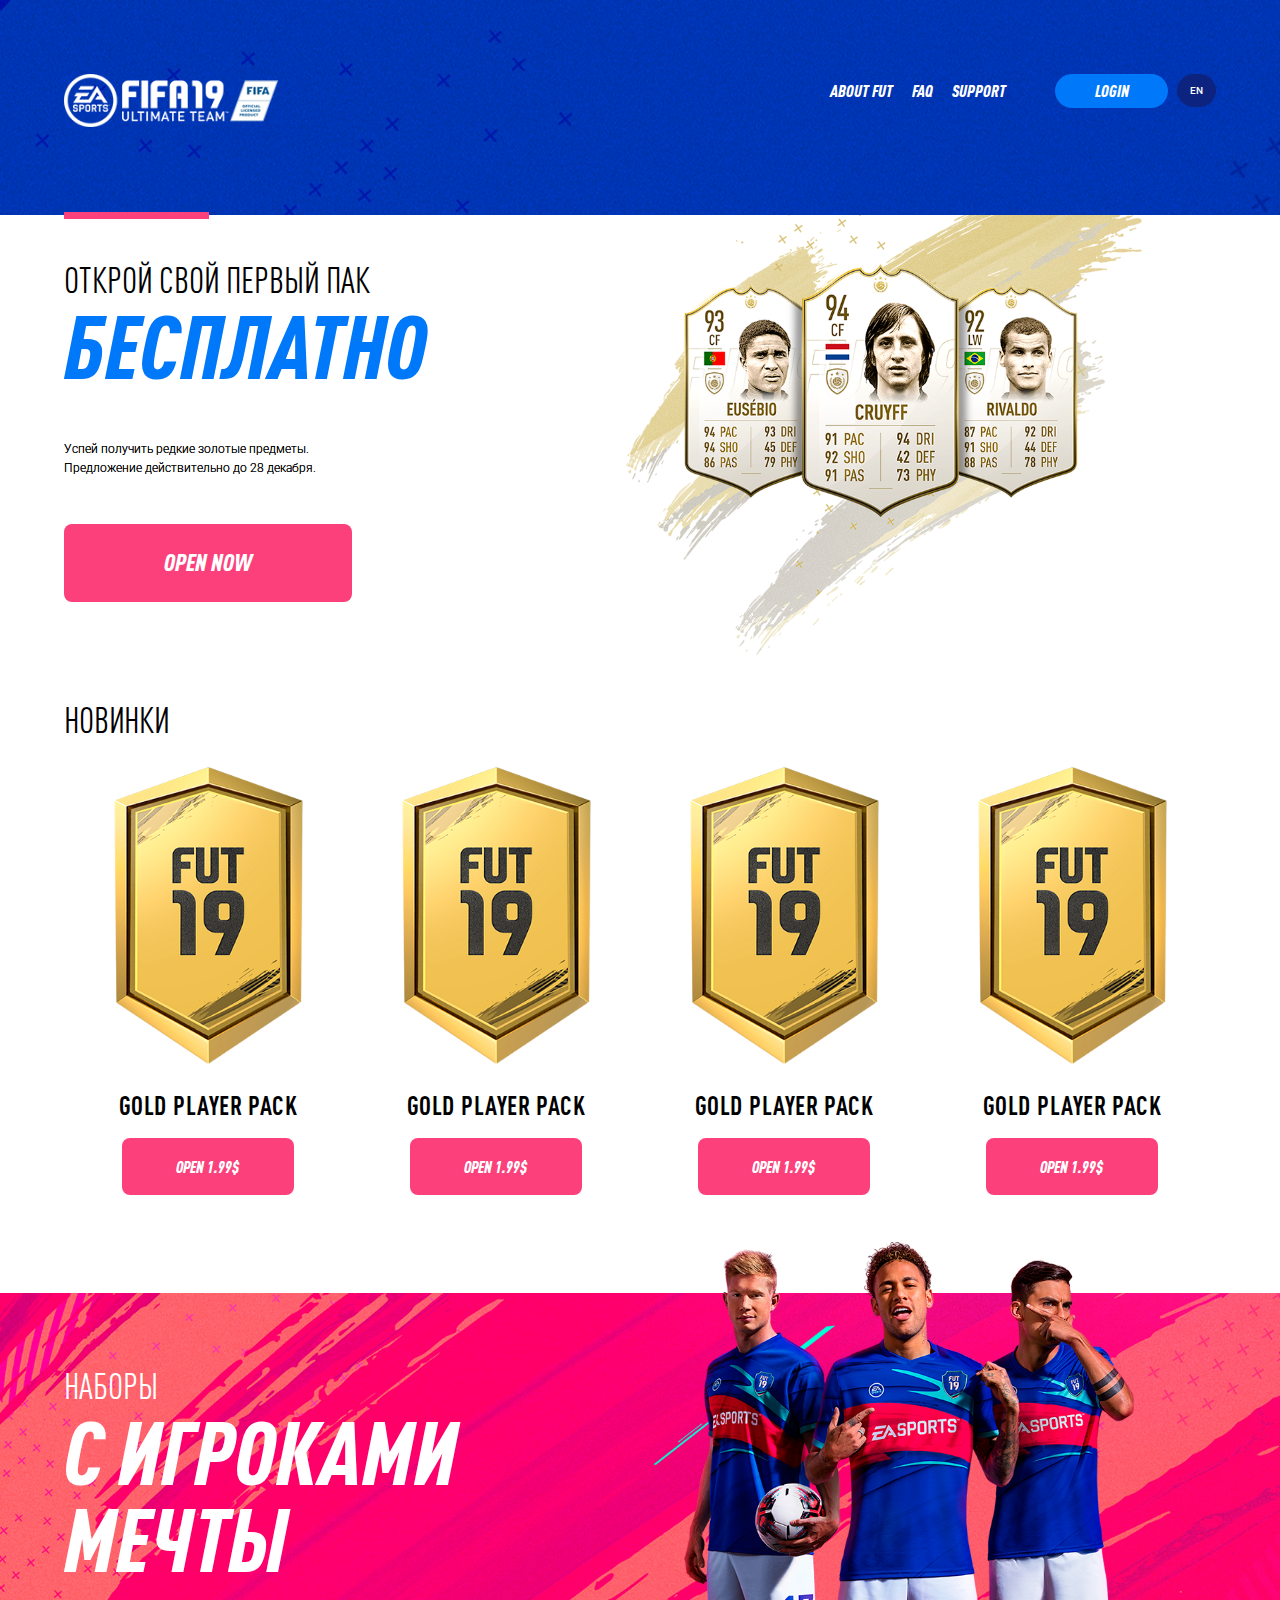
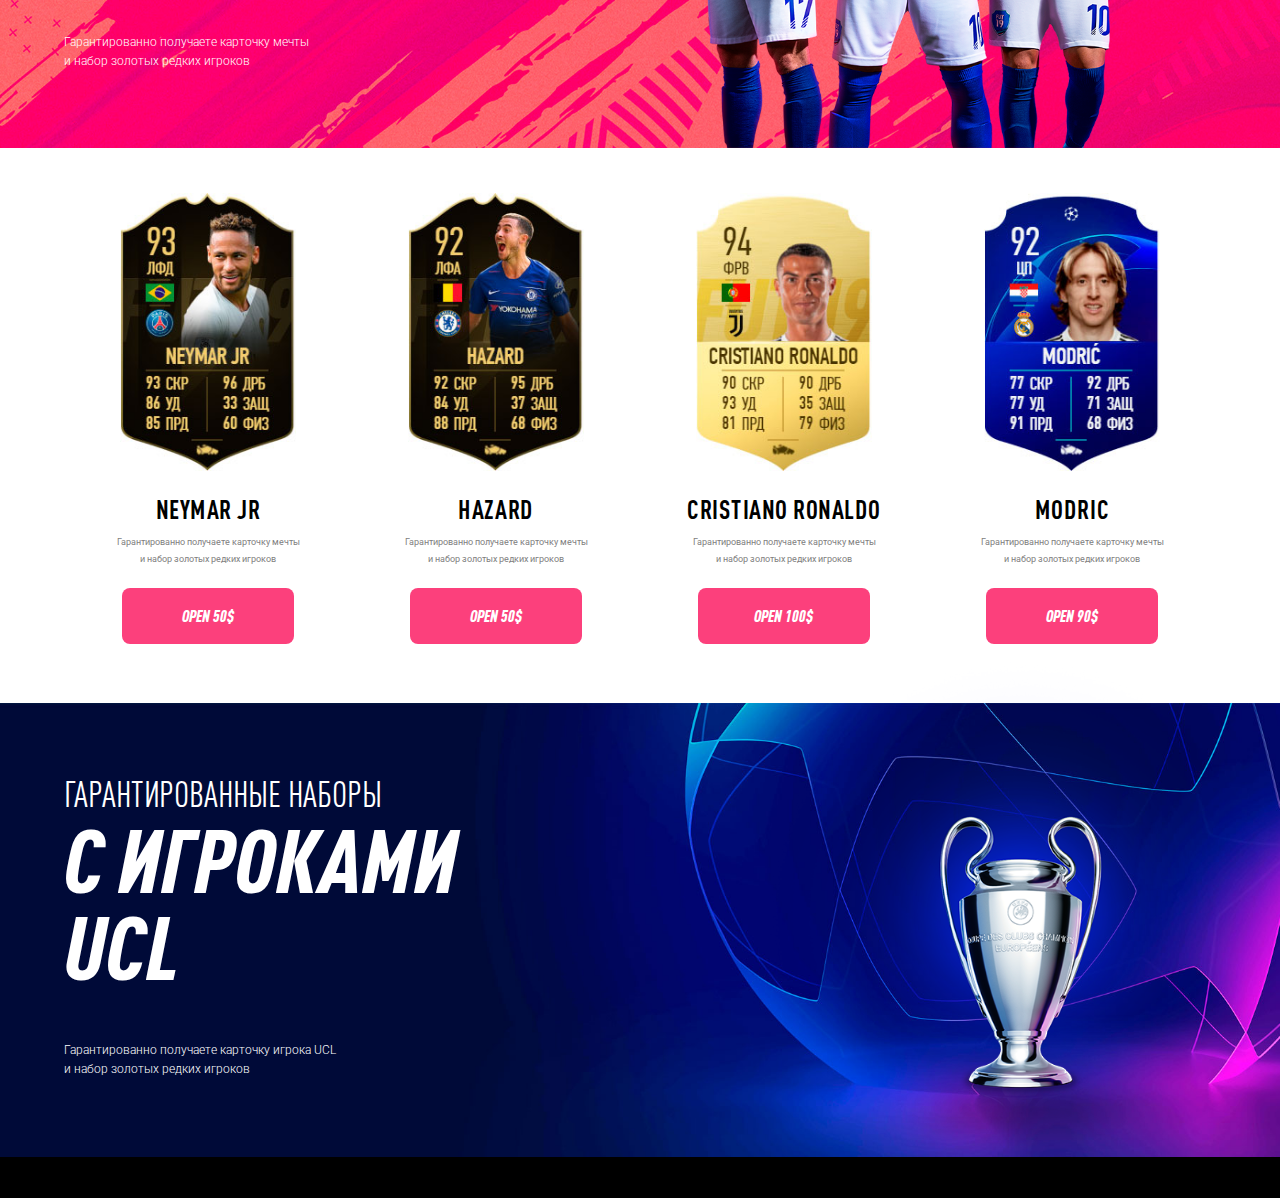
<file: index.html>
<!DOCTYPE html>
<html lang="ru-RU">
<head>
	<meta charset="UTF-8">
	<title></title>
	<meta name="viewport" content="width=device-width, initial-scale=1">
	<link href="https://fonts.googleapis.com/css?family=Roboto:300,400,500,700" rel="stylesheet">
	<link rel="stylesheet" href="css/main.css">
</head>
<body>
	<header>
		<div class="container">
			<div class="wrapper">
				<nav>
					<a href="#" class="logo">
						<img src="img/logo.png" alt="">
					</a>
					<button class = "menu_toogle">
						<span></span>
						<span></span>
						<span></span>
					</button>
					<div class="combiner">
						<a href="#" class = "defaul_link">
							about fut
						</a>
						<a href="#" class = "defaul_link">
							faq
						</a>
						<a href="#" class = "defaul_link">
							support
						</a>
						<a href="#" class = "defaul_link login">
							login
						</a>
						<div data-lang="en" class = "defaul_link langs">
							en
							<div class="hidden_lang">
								<span data-lang-h="en">en</span>
								<span data-lang-h="ru">ru</span>
								<span data-lang-h="ua">ua</span>
							</div>
						</div>
					</div>
				</nav>
			</div>
		</div>
	</header>
	<main>
		<div class="container main_fst_block">
			<div class="wrapper">
				<h2 class="h2_style black">
					Открой свой первый пак
				</h2>
				<h1 class = "h1_style blue">
					Бесплатно
				</h1>
				<p class="under_title black">
					Успей получить редкие золотые предметы. <br>
					Предложение действительно до 28 декабря.
				</p>
				<a href="#" class="btn_default">
					<span>open now</span>
				</a>
			</div> 
		</div>
		<div class="container news">
			<div class="wrapper">
				<h2 class="h2_style black">
					новинки
				</h2>
				<div class="new_cards">
					<div class="item">
						<img src="img/card_19.png" alt="">
						<p>gold player pack</p>
						<a href="#" class="btn_default center_card">
						 <span>
							 open 1.99$
						 </span>	
						</a>
					</div>
					<div class="item">
						<img src="img/card_19.png" alt="">
						<p>gold player pack</p>
						<a href="#" class="btn_default center_card">
						 <span>
							open 1.99$
						 </span>	
						</a>
					</div>
					<div class="item">
						<img src="img/card_19.png" alt="">
						<p>gold player pack</p>
						<a href="#" class="btn_default center_card">
						 <span>
							open 1.99$
						 </span>	
						</a>
					</div>
					<div class="item">
						<img src="img/card_19.png" alt="">
						<p>gold player pack</p>
						<a href="#" class="btn_default center_card">
						 <span>
							open 1.99$
						 </span>	
						</a>
					</div>
				</div>
			</div>
		</div>
		<div class="container players_block">
			<div class="wrapper">
				<h2 class="h2_style">
					наборы
				</h2>
				<p class = "h1_style">
					с игроками <br>
					мечты
				</p>
				<p class = "under_title">
					Гарантированно получаете карточку мечты <br>
					и набор золотых редких игроков
				</p>

				<img src="img/players.png" alt="" class="rigth_img">
			</div>
		</div>
		<div class="container players_card">
			<div class="wrapper">
				<div class="new_cards">
					<div class="item">
						<img src="img/neymar.jpg" alt="">
						<p>Neymar JR</p>
						<span class = "info_garante">
							Гарантированно получаете карточку мечты <br>
							и набор золотых редких игроков
						</span>
						<a href="#" class="btn_default center_card">
						 <span>
							 open 50$
						 </span>	
						</a>
					</div>
					<div class="item">
						<img src="img/hazard.jpg" alt="">
						<p>hazard</p>
						<span class = "info_garante">
							Гарантированно получаете карточку мечты <br>
							и набор золотых редких игроков
						</span>
						<a href="#" class="btn_default center_card">
						 <span>
							open 50$
						 </span>	
						</a>
					</div>
					<div class="item">
						<img src="img/romaldo.jpg" alt="">
						<p>cristiano ronaldo</p>
						<span class = "info_garante">
							Гарантированно получаете карточку мечты <br>
							и набор золотых редких игроков
						</span>
						<a href="#" class="btn_default center_card">
						 <span>
							open 100$
						 </span>	
						</a>
					</div>
					<div class="item">
						<img src="img/modric.jpg" alt="">
						<p>modric</p>
						<span class = "info_garante">
							Гарантированно получаете карточку мечты <br>
							и набор золотых редких игроков
						</span>
						<a href="#" class="btn_default center_card">
						 <span>
							open 90$
						 </span>	
						</a>
					</div>
				</div>
			</div>
		</div>
		<div class="container star_ball">
			<div class="wrapper">
				<h2 class="h2_style">
					гарантированные наборы
				</h2>
				<p class = "h1_style">
					с игроками <br>
					ucl
				</p>
				<p class = "under_title">
					Гарантированно получаете карточку игрока UCL <br>
					и набор золотых редких игроков
				</p>
				<img src="img/cup.png" class = "cup" alt="">
			</div>
		</div>
	</main>
	<footer>
		<div class="container">
			<div class="wrapper">
				
			</div>
		</div>
	</footer>
<script src="js/main.js"></script>	
</body>
</html>
</file>
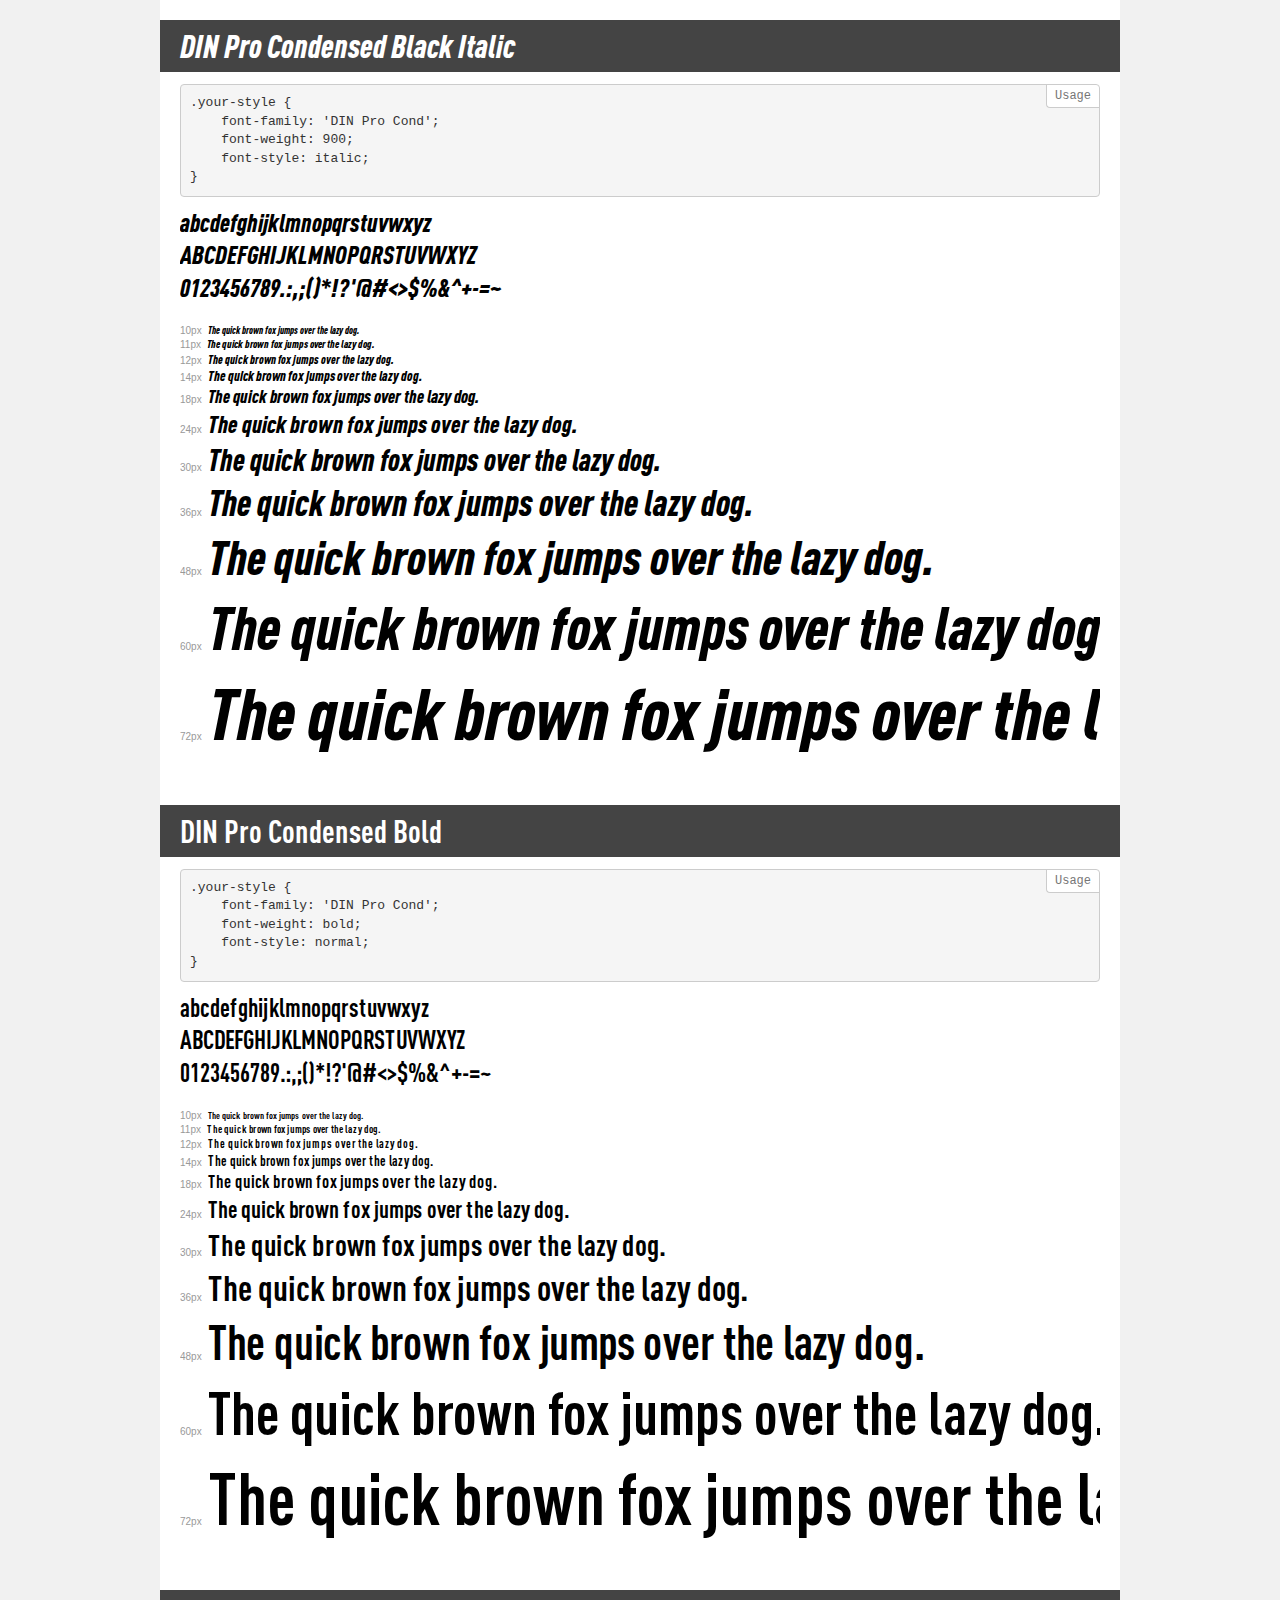
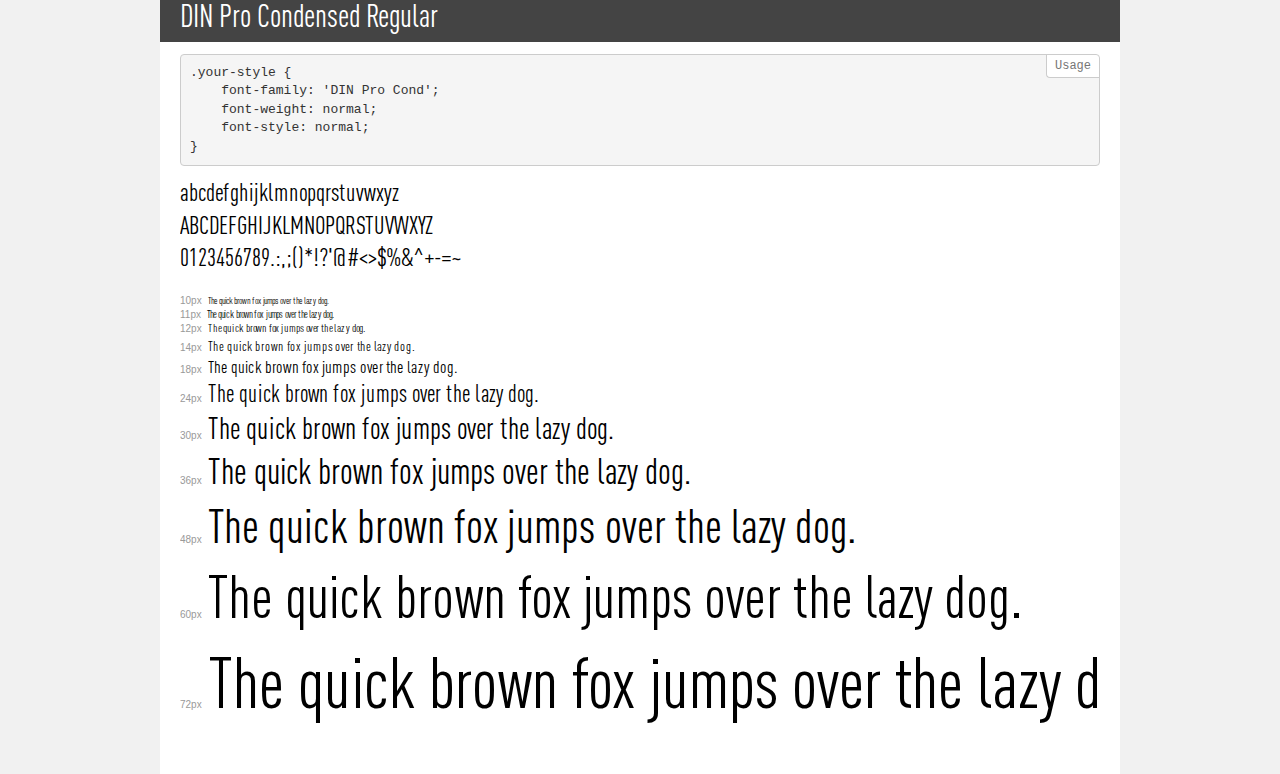
<file: fonts/demo.html>
<!DOCTYPE html>
<html>
<head>
    <meta charset="utf-8">
    <meta http-equiv="X-UA-Compatible" content="IE=edge">
    <meta name="viewport" content="width=device-width, initial-scale=1">
    <meta name="robots" content="noindex, noarchive">
    <meta name="format-detection" content="telephone=no">
    <title>Transfonter demo</title>
    <link href="stylesheet.css" rel="stylesheet">
    <style>
        /*
        http://meyerweb.com/eric/tools/css/reset/
        v2.0 | 20110126
        License: none (public domain)
        */
        html, body, div, span, applet, object, iframe,
        h1, h2, h3, h4, h5, h6, p, blockquote, pre,
        a, abbr, acronym, address, big, cite, code,
        del, dfn, em, img, ins, kbd, q, s, samp,
        small, strike, strong, sub, sup, tt, var,
        b, u, i, center,
        dl, dt, dd, ol, ul, li,
        fieldset, form, label, legend,
        table, caption, tbody, tfoot, thead, tr, th, td,
        article, aside, canvas, details, embed,
        figure, figcaption, footer, header, hgroup,
        menu, nav, output, ruby, section, summary,
        time, mark, audio, video {
            margin: 0;
            padding: 0;
            border: 0;
            font-size: 100%;
            font: inherit;
            vertical-align: baseline;
        }
        /* HTML5 display-role reset for older browsers */
        article, aside, details, figcaption, figure,
        footer, header, hgroup, menu, nav, section {
            display: block;
        }
        body {
            line-height: 1;
        }
        ol, ul {
            list-style: none;
        }
        blockquote, q {
            quotes: none;
        }
        blockquote:before, blockquote:after,
        q:before, q:after {
            content: '';
            content: none;
        }
        table {
            border-collapse: collapse;
            border-spacing: 0;
        }
        /* common styles */
        body {
            background: #f1f1f1;
            color: #000;
        }
        .page {
            background: #fff;
            width: 920px;
            margin: 0 auto;
            padding: 20px 20px 0 20px;
            overflow: hidden;
        }
        .font-container {
            overflow-x: auto;
            overflow-y: hidden;
            margin-bottom: 40px;
            line-height: 1.3;
            white-space: nowrap;
            padding-bottom: 5px;
        }
        h1 {
            position: relative;
            background: #444;
            font-size: 32px;
            color: #fff;
            padding: 10px 20px;
            margin: 0 -20px 12px -20px;
        }
        .letters {
            font-size: 25px;
            margin-bottom: 20px;
        }
        .s10:before {
            content: '10px';
        }
        .s11:before {
            content: '11px';
        }
        .s12:before {
            content: '12px';
        }
        .s14:before {
            content: '14px';
        }
        .s18:before {
            content: '18px';
        }
        .s24:before {
            content: '24px';
        }
        .s30:before {
            content: '30px';
        }
        .s36:before {
            content: '36px';
        }
        .s48:before {
            content: '48px';
        }
        .s60:before {
            content: '60px';
        }
        .s72:before {
            content: '72px';
        }
        .s10:before, .s11:before, .s12:before, .s14:before,
        .s18:before, .s24:before, .s30:before, .s36:before,
        .s48:before, .s60:before, .s72:before {
            font-family: Arial, sans-serif;
            font-size: 10px;
            font-weight: normal;
            font-style: normal;
            color: #999;
            padding-right: 6px;
        }
        pre {
            display: block;
            position: relative;
            padding: 9px;
            margin: 0 0 10px;
            font-family: Monaco, Menlo, Consolas, "Courier New", monospace !important;
            font-size: 13px;
            line-height: 1.428571429;
            color: #333;
            font-weight: normal !important;
            font-style: normal !important;
            background-color: #f5f5f5;
            border: 1px solid #ccc;
            overflow-x: auto;
            border-radius: 4px;
        }
        pre:after {
            display: block;
            position: absolute;
            right: 0;
            top: 0;
            content: 'Usage';
            line-height: 1;
            padding: 5px 8px;
            font-size: 12px;
            color: #767676;
            background-color: #fff;
            border: 1px solid #ccc;
            border-right: none;
            border-top: none;
            border-radius: 0 4px 0 4px;
            z-index: 10;
        }
        /* responsive */
        @media (max-width: 959px) {
            .page {
                width: auto;
                margin: 0;
            }
        }
    </style>
</head>
<body>
<div class="page">
    <div class="demo" style="font-family: 'DIN Pro Cond'; font-weight: 900; font-style: italic;">
        <h1>DIN Pro Condensed Black Italic</h1>
        <pre>.your-style {
    font-family: 'DIN Pro Cond';
    font-weight: 900;
    font-style: italic;
}</pre>
        <div class="font-container">
            <p class="letters">
                abcdefghijklmnopqrstuvwxyz<br>
ABCDEFGHIJKLMNOPQRSTUVWXYZ<br>
                0123456789.:,;()*!?'@#<>$%&^+-=~
            </p>
            <p class="s10" style="font-size: 10px;">The quick brown fox jumps over the lazy dog.</p>
            <p class="s11" style="font-size: 11px;">The quick brown fox jumps over the lazy dog.</p>
            <p class="s12" style="font-size: 12px;">The quick brown fox jumps over the lazy dog.</p>
            <p class="s14" style="font-size: 14px;">The quick brown fox jumps over the lazy dog.</p>
            <p class="s18" style="font-size: 18px;">The quick brown fox jumps over the lazy dog.</p>
            <p class="s24" style="font-size: 24px;">The quick brown fox jumps over the lazy dog.</p>
            <p class="s30" style="font-size: 30px;">The quick brown fox jumps over the lazy dog.</p>
            <p class="s36" style="font-size: 36px;">The quick brown fox jumps over the lazy dog.</p>
            <p class="s48" style="font-size: 48px;">The quick brown fox jumps over the lazy dog.</p>
            <p class="s60" style="font-size: 60px;">The quick brown fox jumps over the lazy dog.</p>
            <p class="s72" style="font-size: 72px;">The quick brown fox jumps over the lazy dog.</p>
        </div>
    </div>
    <div class="demo" style="font-family: 'DIN Pro Cond'; font-weight: bold; font-style: normal;">
        <h1>DIN Pro Condensed Bold</h1>
        <pre>.your-style {
    font-family: 'DIN Pro Cond';
    font-weight: bold;
    font-style: normal;
}</pre>
        <div class="font-container">
            <p class="letters">
                abcdefghijklmnopqrstuvwxyz<br>
ABCDEFGHIJKLMNOPQRSTUVWXYZ<br>
                0123456789.:,;()*!?'@#<>$%&^+-=~
            </p>
            <p class="s10" style="font-size: 10px;">The quick brown fox jumps over the lazy dog.</p>
            <p class="s11" style="font-size: 11px;">The quick brown fox jumps over the lazy dog.</p>
            <p class="s12" style="font-size: 12px;">The quick brown fox jumps over the lazy dog.</p>
            <p class="s14" style="font-size: 14px;">The quick brown fox jumps over the lazy dog.</p>
            <p class="s18" style="font-size: 18px;">The quick brown fox jumps over the lazy dog.</p>
            <p class="s24" style="font-size: 24px;">The quick brown fox jumps over the lazy dog.</p>
            <p class="s30" style="font-size: 30px;">The quick brown fox jumps over the lazy dog.</p>
            <p class="s36" style="font-size: 36px;">The quick brown fox jumps over the lazy dog.</p>
            <p class="s48" style="font-size: 48px;">The quick brown fox jumps over the lazy dog.</p>
            <p class="s60" style="font-size: 60px;">The quick brown fox jumps over the lazy dog.</p>
            <p class="s72" style="font-size: 72px;">The quick brown fox jumps over the lazy dog.</p>
        </div>
    </div>
    <div class="demo" style="font-family: 'DIN Pro Cond'; font-weight: normal; font-style: normal;">
        <h1>DIN Pro Condensed Regular</h1>
        <pre>.your-style {
    font-family: 'DIN Pro Cond';
    font-weight: normal;
    font-style: normal;
}</pre>
        <div class="font-container">
            <p class="letters">
                abcdefghijklmnopqrstuvwxyz<br>
ABCDEFGHIJKLMNOPQRSTUVWXYZ<br>
                0123456789.:,;()*!?'@#<>$%&^+-=~
            </p>
            <p class="s10" style="font-size: 10px;">The quick brown fox jumps over the lazy dog.</p>
            <p class="s11" style="font-size: 11px;">The quick brown fox jumps over the lazy dog.</p>
            <p class="s12" style="font-size: 12px;">The quick brown fox jumps over the lazy dog.</p>
            <p class="s14" style="font-size: 14px;">The quick brown fox jumps over the lazy dog.</p>
            <p class="s18" style="font-size: 18px;">The quick brown fox jumps over the lazy dog.</p>
            <p class="s24" style="font-size: 24px;">The quick brown fox jumps over the lazy dog.</p>
            <p class="s30" style="font-size: 30px;">The quick brown fox jumps over the lazy dog.</p>
            <p class="s36" style="font-size: 36px;">The quick brown fox jumps over the lazy dog.</p>
            <p class="s48" style="font-size: 48px;">The quick brown fox jumps over the lazy dog.</p>
            <p class="s60" style="font-size: 60px;">The quick brown fox jumps over the lazy dog.</p>
            <p class="s72" style="font-size: 72px;">The quick brown fox jumps over the lazy dog.</p>
        </div>
    </div>
</div>
</body>
</html>
</file>
<file: css/main.css>
.btn_default,.new_cards .item p{font-family:"DIN Pro Cond";text-transform:uppercase}.hidden_lang,header nav .combiner .defaul_link.langs{-webkit-box-orient:vertical;-webkit-box-direction:normal}@font-face{font-family:'DIN Pro Cond';src:url(../fonts/DINPro-CondensedBlackItalic.woff2) format('woff2'),url(../fonts/DINPro-CondensedBlackItalic.woff) format('woff');font-weight:900;font-style:italic}@font-face{font-family:'DIN Pro Cond';src:url(../fonts/DINPro-CondensedBold.woff2) format('woff2'),url(../fonts/DINPro-CondensedBold.woff) format('woff');font-weight:700;font-style:normal}@font-face{font-family:'DIN Pro Cond';src:url(../fonts/DINPro-CondensedRegular.woff2) format('woff2'),url(../fonts/DINPro-CondensedRegular.woff) format('woff');font-weight:400;font-style:normal}article,aside,body,button,div,figure,footer,form,h1,h2,h3,h4,h5,header,hgroup,html,i,img,input,label,li,main,nav,ol,p,section,span,strong,svg,ul{-webkit-box-sizing:border-box;box-sizing:border-box;margin:0;padding:0;list-style-type:none;text-decoration:none;-webkit-tap-highlight-color:transparent;font-weight:400;border:0;outline:0;color:#000}.menu_toogle{display:none;margin-left:auto}@media (max-width:600px){.menu_toogle{display:-webkit-box;display:-ms-flexbox;display:flex;width:16%;background-color:transparent;-webkit-box-pack:center;-ms-flex-pack:center;justify-content:center;-webkit-box-align:center;-ms-flex-align:center;align-items:center}}.menu_toogle span{width:80%;padding-top:3%;padding-bottom:3%;margin-top:5%;margin-bottom:5%;background-color:#fff}@media (max-width:640px){.menu_toogle{display:-webkit-box;display:-ms-flexbox;display:flex;-ms-flex-wrap:wrap;flex-wrap:wrap}}.btn_default{width:25%;border-radius:8px;padding-top:2.1%;padding-bottom:2.1%;position:relative;overflow:hidden;color:#fff;font-weight:900;background-color:#fc407c;text-decoration:none;font-size:1.88rem;font-style:italic;display:-webkit-inline-box;display:-ms-inline-flexbox;display:inline-flex;-webkit-box-pack:center;-ms-flex-pack:center;justify-content:center;-webkit-box-align:center;-ms-flex-align:center;align-items:center}@media (max-width:600px){.btn_default{width:80%;margin-left:auto;margin-right:auto;display:-webkit-box;display:-ms-flexbox;display:flex;padding-top:3.2%;padding-bottom:3.2%}}.btn_default span{color:#fff;position:relative;z-index:2}.btn_default:before{content:'';background-color:#0c2480;-webkit-transition:all .4s ease-in-out;transition:all .4s ease-in-out;width:50px;height:50px;border-radius:50px;-webkit-transform:scale(0,0);transform:scale(0,0);position:absolute;z-index:1}.btn_default:hover:before{-webkit-transform:scale(8,8);transform:scale(8,8)}.new_cards .item{width:25%;display:-webkit-box;display:-ms-flexbox;display:flex;-webkit-box-pack:center;-ms-flex-pack:center;justify-content:center;-webkit-box-align:start;-ms-flex-align:start;align-items:flex-start;-ms-flex-wrap:wrap;flex-wrap:wrap}@media (max-width:600px){.new_cards .item{width:100%;margin-bottom:12%}}.new_cards .item img{width:81%}@media (max-width:1366px){.new_cards .item img{width:66%}}@media (max-width:600px){.new_cards .item img{width:40%}}.new_cards .item p{font-size:2rem;font-weight:700;text-align:center;padding-top:9%;width:65%;padding-bottom:6%;letter-spacing:.02em;color:#000}@media (max-width:1024px){.new_cards .item p{font-size:1.5rem}}@media (max-width:600px){.new_cards .item p{padding-top:5%}}.new_cards .item a.btn_default.center_card{width:60%;font-size:1.26rem;padding-top:6.5%;padding-bottom:6.5%}.players_card .new_cards .item img{width:61%}@media (max-width:600px){.players_card .new_cards .item img{width:50%}}.players_card .new_cards .item p{padding-top:8%;width:100%}.players_card .new_cards .item span.info_garante{font-size:.7rem;color:grey;text-align:center;padding-bottom:7%;font-family:Roboto,sans-serif;margin-top:-3%;line-height:1.9}.h1_style,.h2_style{font-family:"DIN Pro Cond";text-transform:uppercase}@media (max-width:1024px){.players_card .new_cards .item span.info_garante{width:80%}.players_card .new_cards .item span.info_garante br{display:none}}@media (max-width:600px){.players_card .new_cards .item span.info_garante{line-height:1.5;font-size:1rem}}.h1_style{color:#fff;font-size:6.88rem;font-style:italic;line-height:.99em}@media (max-width:600px){.h1_style{text-align:center;width:100%;font-size:4rem;position:relative;z-index:2}}.h1_style.blue{color:#0078fa}.h2_style{color:#fff;font-size:2.82rem;font-weight:400}@media (max-width:600px){.h2_style{text-align:center;width:100%;font-size:2.4rem;position:relative;z-index:2}}.h2_style.black{color:#000}.hidden_lang span,.under_title{font-family:Roboto,sans-serif;color:#fff}.hidden_lang{display:-webkit-inline-box;display:-ms-inline-flexbox;display:inline-flex;z-index:-1;-webkit-box-pack:center;-ms-flex-pack:center;justify-content:center;-ms-flex-direction:column;flex-direction:column;-webkit-box-align:center;-ms-flex-align:center;align-items:center;width:100%;position:absolute;padding-top:25%;padding-bottom:25%;left:0;bottom:100%;background-color:inherit;opacity:0;border-bottom-left-radius:50px;border-bottom-right-radius:50px}.hidden_lang span,header nav{display:-webkit-box;display:-ms-flexbox}.hidden_lang span{padding-top:10%;padding-bottom:10%;font-size:.77rem;font-weight:500;font-style:normal;width:100%;cursor:pointer;display:flex;-webkit-box-pack:center;-ms-flex-pack:center;justify-content:center;-webkit-box-align:center;-ms-flex-align:center;align-items:center}.hidden_lang span:hover{text-decoration:underline}.under_title{font-weight:300;padding-top:4.4%;line-height:1.6;font-size:.938rem;padding-bottom:4%;position:relative;z-index:2}.cup,.rigth_img{position:absolute;left:auto}@media (max-width:600px){.under_title{margin-top:32%;text-align:center;width:100%;font-weight:400;font-size:1.12rem;text-shadow:0 1px 2px #000}.under_title br{display:none}}.under_title.black{color:#000;text-shadow:0 0 0 #000}.rigth_img{width:35.6%;bottom:0;right:14.4%}@media (min-width:1921px){.rigth_img{width:28.6%}}@media (max-width:1366px){.rigth_img{width:44.6%;right:5.4%}}@media (max-width:1280px){.rigth_img{width:37.6%;right:11.4%}}@media (max-width:1024px){.rigth_img{width:44.6%;right:-2.6%}}@media (max-width:600px){.rigth_img{width:55.6%;right:20.4%}}.cup{width:33.6%;right:12.4%;top:0}header,header .wrapper{position:relative}@media (min-width:1921px){.cup{width:25.6%}}@media (max-width:1366px){.cup{width:39.6%;right:.4%;top:-9%}}html{font-size:19.2px}@media (max-width:1280px){html{font-size:1vw}}@media (max-width:1024px){.cup{width:57.6%;right:-12.6%;top:-9%}html{font-size:1.82vw}}@media (max-width:600px){.cup{width:64.6%;right:17.4%;top:29%}html{font-size:4vw}}header{width:100%;background:url(../img/header.jpg) top no-repeat;background-size:cover}header .wrapper::after{content:'';position:absolute;width:12.6%;bottom:-1.6%;background:#fc407c;padding-top:.3%;padding-bottom:.3%;z-index:99999;display:-webkit-inline-box;display:-ms-inline-flexbox;display:inline-flex;left:0}@media (max-width:600px){header .wrapper::after{width:100%;padding-top:.5%;padding-bottom:.5%}}header nav{width:100%;display:flex;-webkit-box-pack:start;-ms-flex-pack:start;justify-content:flex-start;-webkit-box-align:start;-ms-flex-align:start;align-items:flex-start;padding-top:6.4%;padding-bottom:7.3%;margin-left:0;padding-left:0}header nav a.logo{width:18.6%}@media (max-width:600px){header nav{padding-top:5%;padding-bottom:5%;-webkit-box-align:center;-ms-flex-align:center;align-items:center}header nav a.logo{width:50%}}header nav a.logo img{width:100%}header nav .combiner{margin-left:auto;-webkit-box-flex:1;-ms-flex-positive:1;flex-grow:1;display:-webkit-box;display:-ms-flexbox;display:flex;-webkit-box-pack:end;-ms-flex-pack:end;justify-content:flex-end;-webkit-box-align:center;-ms-flex-align:center;align-items:center}header nav .combiner .defaul_link{color:#fff;font-size:1.3rem;text-decoration:none;text-transform:uppercase;font-weight:700;font-style:italic;font-family:"DIN Pro Cond";margin-left:1%;margin-right:1%}@media (max-width:600px){header nav .combiner{width:78%;position:fixed;z-index:9999999;left:-1000px;top:0;height:100vh;background-color:grey;-webkit-transition:all .4s ease-in-out;transition:all .4s ease-in-out;-webkit-box-sizing:border-box;box-sizing:border-box;padding-top:5%;padding-left:5%;-webkit-box-orient:vertical;-webkit-box-direction:normal;-ms-flex-direction:column;flex-direction:column;-webkit-box-pack:start;-ms-flex-pack:start;justify-content:flex-start;-webkit-box-align:start;-ms-flex-align:start;align-items:flex-start}header nav .combiner.active{left:0}header nav .combiner .defaul_link{font-size:1.8rem;margin-top:2%;margin-bottom:2%;width:100%}}header nav .combiner .defaul_link:hover{text-decoration:underline}header nav .combiner .defaul_link.login{background-color:#0078fa;padding-top:.8%;padding-bottom:.8%;display:-webkit-inline-box;display:-ms-inline-flexbox;display:inline-flex;-webkit-box-pack:center;-ms-flex-pack:center;justify-content:center;-webkit-box-align:center;-ms-flex-align:center;align-items:center;width:12%;border-radius:50px;margin-left:4.3%;margin-right:1%;-webkit-transition:all .4s ease-in-out;transition:all .4s ease-in-out}@media (max-width:600px){header nav .combiner .defaul_link.login{font-size:1.8rem;margin-top:2%;margin-bottom:2%;margin-left:0;width:60%}}header nav .combiner .defaul_link.login:hover{text-decoration:none;background-color:#0c2480}header nav .combiner .defaul_link.langs{position:relative;overflow:hidden;display:-webkit-box;display:-ms-flexbox;display:flex;-webkit-box-pack:center;-ms-flex-pack:center;justify-content:center;-ms-flex-direction:column;flex-direction:column;-webkit-box-align:center;-ms-flex-align:center;align-items:center;padding-top:1.2%;padding-bottom:1.2%;background-color:#0c2480;color:#fff;font-size:.77rem;font-weight:500;font-style:normal;font-family:Roboto,sans-serif;width:4.128%;border-radius:50px;margin-right:0;margin-left:0;cursor:pointer}@media (max-width:1024px){header nav .combiner .defaul_link.langs{font-size:1rem;width:5.466%}}@media (max-width:600px){header nav .combiner .defaul_link.langs{font-size:1rem;margin-top:2%;margin-bottom:2%;margin-left:0;width:15%;padding-top:4%;padding-bottom:4%}}header nav .combiner .defaul_link.langs:hover{-webkit-transition:all .4s ease-in-out;transition:all .4s ease-in-out;overflow:visible;border-bottom-left-radius:0;border-bottom-right-radius:0}header nav .combiner .defaul_link.langs:hover .hidden_lang{-webkit-transition:all .4s ease-in-out;transition:all .4s ease-in-out;opacity:1;z-index:1;bottom:-200%}.new_cards{display:-webkit-box;display:-ms-flexbox;display:flex;-webkit-box-pack:center;-ms-flex-pack:center;justify-content:center;width:100%;-webkit-box-align:start;-ms-flex-align:start;align-items:flex-start;padding-top:2.2%}main{width:100%;background:0 0}main .container{padding-top:3.4%;padding-bottom:4.2%}@media (max-width:600px){.new_cards{-ms-flex-wrap:wrap;flex-wrap:wrap}main .container{padding-top:6%;padding-bottom:6%}}footer{width:100%;background:#000;padding-top:1.6%;padding-bottom:1.6%}@media (max-width:600px){footer{padding-top:10%;padding-bottom:10%}}.container{width:100%;position:relative;padding:0;margin:0}.container.main_fst_block{background:url(../img/trile_card.png) 85.6% 75% no-repeat;background-size:41.5%}@media (min-width:1921px){.container.main_fst_block{background-size:36.5%}}@media (max-width:1366px){.container.main_fst_block{background-position:85.6% 800%}}@media (max-width:1280px){.container.main_fst_block{background-position:83.6% 100%}}@media (max-width:1024px){.container.main_fst_block{background-position:114.6% 86%;background-size:54.5%}.container.players_block{overflow:hidden}}@media (max-width:600px){.container.main_fst_block{background-position:53.6% 22%;background-size:85.5%}}.container.players_block{background:url(../img/back_purple.jpg) bottom no-repeat;background-size:100%;margin-top:3.5%;padding-top:5.6%;padding-bottom:2.4%}@media (max-width:1366px){.container.players_block{background-size:cover}}.container.players_card{padding-top:1.5%;padding-bottom:4.56%}.container.star_ball{background:url(../img/star_ball.jpg) top no-repeat;background-size:cover;padding-top:5.5%;padding-bottom:2.5%}@media (max-width:1024px){.container.star_ball{overflow:hidden}}.wrapper{width:1280px;margin-left:auto;margin-right:auto}@media (max-width:1280px){.wrapper{width:90%}}@media (max-width:600px){.wrapper{width:95%}}
</file>
<file: fonts/stylesheet.css>
@font-face {
    font-family: 'DIN Pro Cond';
    src: url('DINPro-CondensedBlackItalic.woff2') format('woff2'),
        url('DINPro-CondensedBlackItalic.woff') format('woff');
    font-weight: 900;
    font-style: italic;
}

@font-face {
    font-family: 'DIN Pro Cond';
    src: url('DINPro-CondensedBold.woff2') format('woff2'),
        url('DINPro-CondensedBold.woff') format('woff');
    font-weight: bold;
    font-style: normal;
}

@font-face {
    font-family: 'DIN Pro Cond';
    src: url('DINPro-CondensedRegular.woff2') format('woff2'),
        url('DINPro-CondensedRegular.woff') format('woff');
    font-weight: normal;
    font-style: normal;
}
</file>
